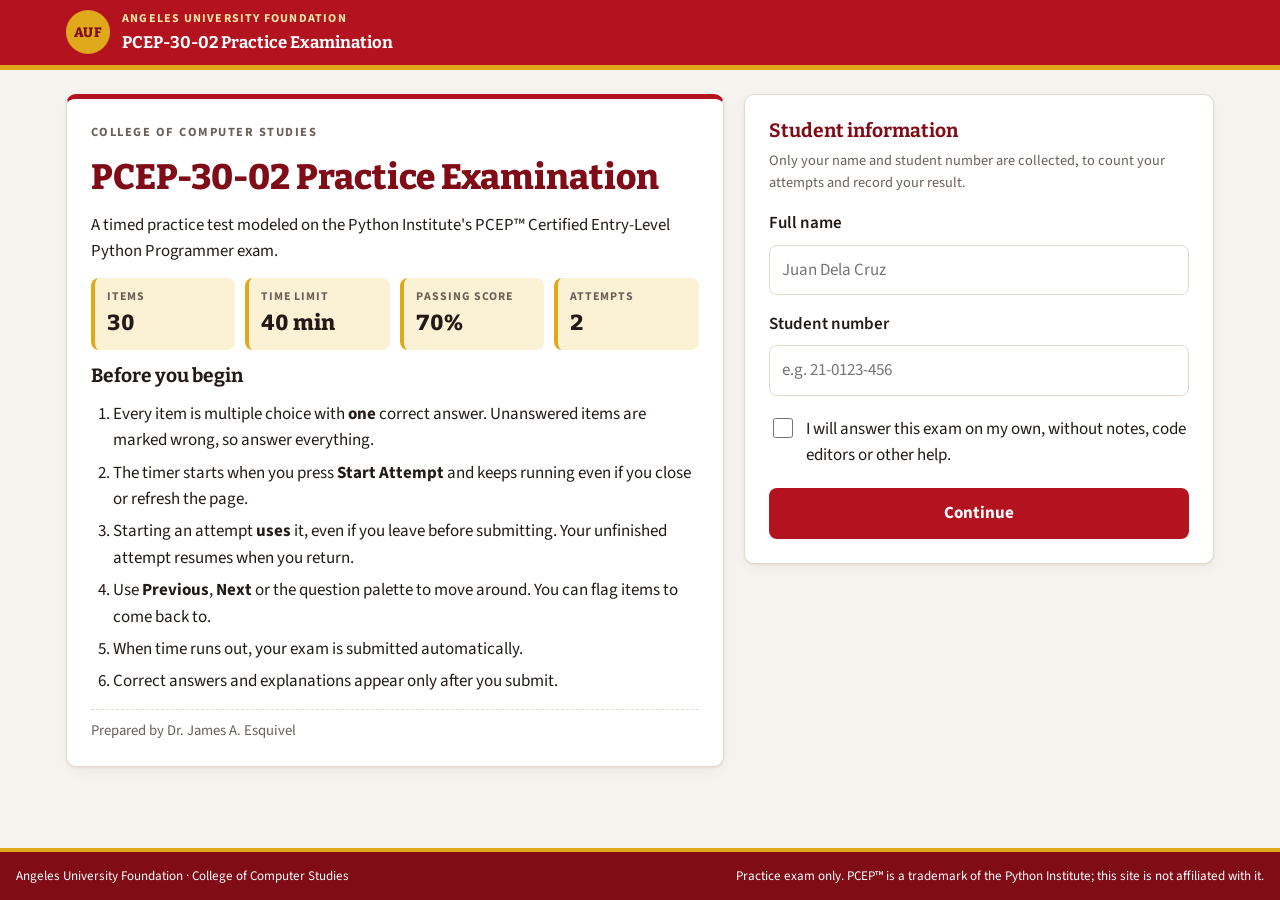
<file: index.html>
<!doctype html>
<html lang="en">
<head>
  <!-- Basic page settings: text encoding and mobile-friendly sizing -->
  <meta charset="utf-8">
  <meta name="viewport" content="width=device-width, initial-scale=1">
  <title>PCEP Practice Exam · AUF CCS</title>
  <meta name="description" content="PCEP-30-02 style practice examination for AUF College of Computer Studies students.">
  <!-- Tell search engines not to list this practice exam -->
  <meta name="robots" content="noindex">

  <!-- Fonts (same family as the PCEP study handout) -->
  <link rel="preconnect" href="https://fonts.googleapis.com">
  <link rel="preconnect" href="https://fonts.gstatic.com" crossorigin>
  <link rel="stylesheet" href="https://fonts.googleapis.com/css2?family=Bitter:wght@700;800&family=Source+Sans+3:wght@400;600;700&family=JetBrains+Mono:wght@400;600&display=swap">

  <!-- All visual styling lives in one stylesheet -->
  <link rel="stylesheet" href="style.css">
</head>
<body>

<!-- ================= HEADER BAR (always visible) ================= -->
<header class="topbar">
  <div class="topbar-inner">
    <div class="brand">
      <div class="brand-mark" aria-hidden="true">AUF</div>
      <div>
        <div class="brand-line" id="brandInstitution">Angeles University Foundation</div>
        <div class="brand-title" id="brandTitle">PCEP Practice Examination</div>
      </div>
    </div>
    <!-- Exam-only status: student, attempt and timer (hidden until exam starts) -->
    <div class="exam-status" id="examStatus" hidden>
      <div class="who"><span id="statusName"></span><small id="statusAttempt"></small></div>
      <div class="timer" id="timer" role="timer" aria-live="off" aria-label="Time remaining">
        <span class="timer-label">Time left</span>
        <span class="timer-value" id="timerValue">40:00</span>
      </div>
    </div>
  </div>
</header>

<main id="app">

  <!-- ================= SCREEN 1: WELCOME + STUDENT FORM ================= -->
  <section class="screen" id="screenWelcome">
    <div class="welcome-grid">
      <div class="card instructions">
        <p class="eyebrow" id="welcomeDept">College of Computer Studies</p>
        <h1 id="welcomeTitle">PCEP-30-02 Practice Examination</h1>
        <p class="lead">A timed practice test modeled on the Python Institute's PCEP™ Certified Entry-Level Python Programmer exam.</p>

        <!-- Key facts filled in from config.js -->
        <dl class="facts">
          <div><dt>Items</dt><dd id="factItems">30</dd></div>
          <div><dt>Time limit</dt><dd id="factTime">40 min</dd></div>
          <div><dt>Passing score</dt><dd id="factPass">70%</dd></div>
          <div><dt>Attempts</dt><dd id="factAttempts">2</dd></div>
        </dl>

        <h2>Before you begin</h2>
        <ol class="rules">
          <li>Every item is multiple choice with <b>one</b> correct answer. Unanswered items are marked wrong, so answer everything.</li>
          <li>The timer starts when you press <b>Start Attempt</b> and keeps running even if you close or refresh the page.</li>
          <li>Starting an attempt <b>uses</b> it, even if you leave before submitting. Your unfinished attempt resumes when you return.</li>
          <li>Use <b>Previous</b>, <b>Next</b> or the question palette to move around. You can flag items to come back to.</li>
          <li>When time runs out, your exam is submitted automatically.</li>
          <li>Correct answers and explanations appear only after you submit.</li>
        </ol>
        <p class="byline">Prepared by <span id="welcomeInstructor">Dr. James A. Esquivel</span></p>
      </div>

      <!-- Student information form -->
      <form class="card form-card" id="studentForm" novalidate>
        <h2>Student information</h2>
        <p class="muted small">Only your name and student number are collected, to count your attempts and record your result.</p>

        <label for="inName">Full name</label>
        <input id="inName" name="name" type="text" autocomplete="name" maxlength="80" required placeholder="Juan Dela Cruz">
        <p class="field-error" id="errName" hidden></p>

        <label for="inNumber">Student number</label>
        <input id="inNumber" name="number" type="text" autocomplete="off" maxlength="20" required inputmode="text">
        <p class="field-error" id="errNumber" hidden></p>

        <label class="check">
          <input type="checkbox" id="inAgree" required>
          <span>I will answer this exam on my own, without notes, code editors or other help.</span>
        </label>
        <p class="field-error" id="errAgree" hidden></p>

        <button class="btn btn-primary btn-block" type="submit" id="btnContinue">Continue</button>
        <p class="notice" id="storageNotice" hidden></p>
      </form>
    </div>
  </section>

  <!-- ================= SCREEN 2: ATTEMPT LOBBY ================= -->
  <section class="screen" id="screenLobby" hidden>
    <div class="card narrow">
      <p class="eyebrow">Attempt status</p>
      <h1 id="lobbyHeading">Welcome</h1>
      <p id="lobbyMessage" class="lead"></p>

      <!-- Previous results table (filled by exam.js) -->
      <div id="historyBox" hidden>
        <h2>Your completed attempts</h2>
        <div class="table-wrap">
          <table class="history">
            <thead><tr><th>Attempt</th><th>Score</th><th>Percent</th><th>Status</th><th>Completed</th></tr></thead>
            <tbody id="historyBody"></tbody>
          </table>
        </div>
      </div>

      <div class="actions">
        <button class="btn btn-ghost" type="button" id="btnLobbyBack">Back</button>
        <button class="btn btn-primary" type="button" id="btnStart">Start Attempt</button>
      </div>
    </div>
  </section>

  <!-- ================= SCREEN 3: THE EXAM ================= -->
  <section class="screen" id="screenExam" hidden>
    <div class="exam-layout">
      <!-- Left / main column: one question at a time -->
      <div class="exam-main">
        <div class="progress-row">
          <span id="progressText">Question 1 of 30</span>
          <span id="answeredText" class="muted">0 answered</span>
        </div>
        <div class="progress-bar" aria-hidden="true"><div id="progressFill"></div></div>

        <article class="card question-card" id="questionCard" tabindex="-1">
          <div class="q-head">
            <span class="q-number" id="qNumber">Question 1</span>
            <button type="button" class="flag-btn" id="btnFlag" aria-pressed="false">⚑ Flag for review</button>
          </div>
          <p class="q-prompt" id="qPrompt"></p>
          <pre class="q-code" id="qCode" hidden><code></code></pre>
          <fieldset class="options" id="qOptions">
            <legend class="sr-only">Answer choices</legend>
          </fieldset>
        </article>

        <div class="nav-row">
          <button class="btn btn-ghost" type="button" id="btnPrev">‹ Previous</button>
          <button class="btn btn-ghost palette-toggle" type="button" id="btnPalette" aria-controls="palettePanel" aria-expanded="false">Questions</button>
          <button class="btn btn-primary" type="button" id="btnNext">Next ›</button>
        </div>
      </div>

      <!-- Right column: question palette -->
      <aside class="card palette" id="palettePanel" aria-label="Question palette">
        <div class="palette-head">
          <h2>Question palette</h2>
          <button type="button" class="close-x" id="btnPaletteClose" aria-label="Close palette">×</button>
        </div>
        <div class="palette-grid" id="paletteGrid"></div>
        <ul class="legend">
          <li><span class="sw sw-answered"></span>Answered</li>
          <li><span class="sw sw-unanswered"></span>Not answered</li>
          <li><span class="sw sw-flagged"></span>Flagged</li>
          <li><span class="sw sw-current"></span>Current</li>
        </ul>
        <button class="btn btn-submit btn-block" type="button" id="btnSubmit">Submit Examination</button>
      </aside>
    </div>
  </section>

  <!-- ================= SCREEN 4: RESULTS ================= -->
  <section class="screen" id="screenResults" hidden>
    <div class="card narrow results-card">
      <p class="eyebrow">Examination result</p>
      <div class="verdict" id="verdict">
        <div class="verdict-badge" id="verdictBadge">PASSED</div>
        <div class="verdict-score"><span id="resPercent">0%</span><small>passing score <span id="resPassMark">70%</span></small></div>
      </div>
      <p class="muted" id="resAutoNote" hidden>Time ran out, so this attempt was submitted automatically.</p>

      <dl class="facts result-facts">
        <div><dt>Score</dt><dd id="resScore">0 / 30</dd></div>
        <div><dt>Correct</dt><dd id="resCorrect">0</dd></div>
        <div><dt>Incorrect</dt><dd id="resIncorrect">0</dd></div>
        <div><dt>Unanswered</dt><dd id="resUnanswered">0</dd></div>
        <div><dt>Time used</dt><dd id="resTime">0:00</dd></div>
        <div><dt>Attempt</dt><dd id="resAttempt">1 of 2</dd></div>
      </dl>

      <h2>By syllabus section</h2>
      <div class="sections" id="resSections"></div>

      <p class="muted small" id="resMeta"></p>
      <p class="notice" id="resSyncNote" hidden></p>

      <div class="actions wrap">
        <button class="btn btn-ghost" type="button" id="btnDownloadMine">Download my result (CSV)</button>
        <button class="btn btn-ghost" type="button" id="btnPrint">Print</button>
        <button class="btn btn-primary" type="button" id="btnNextAttempt" hidden>Start Attempt 2</button>
        <button class="btn btn-ghost" type="button" id="btnFinish">Finish</button>
      </div>
    </div>

    <!-- Answer review -->
    <div class="review" id="reviewBox">
      <div class="review-head">
        <h2>Answer review</h2>
        <div class="seg" role="group" aria-label="Filter review">
          <button type="button" class="seg-btn is-on" data-filter="all">All</button>
          <button type="button" class="seg-btn" data-filter="wrong">Incorrect &amp; unanswered</button>
        </div>
      </div>
      <div id="reviewList"></div>
    </div>
  </section>

</main>

<footer class="foot">
  <span>Angeles University Foundation · College of Computer Studies</span>
  <span>Practice exam only. PCEP™ is a trademark of the Python Institute; this site is not affiliated with it.</span>
</footer>

<!-- ================= POP-UP DIALOGS ================= -->
<!-- Confirm before starting -->
<dialog id="dlgStart" class="dialog">
  <h2>Start attempt <span id="dlgStartNo">1</span>?</h2>
  <p>The <span id="dlgStartMin">40</span>-minute timer starts immediately and this attempt is counted as used, even if you leave early.</p>
  <div class="actions">
    <button class="btn btn-ghost" value="cancel" type="button" id="dlgStartCancel">Not yet</button>
    <button class="btn btn-primary" type="button" id="dlgStartOk">Start now</button>
  </div>
</dialog>

<!-- Confirm before submitting -->
<dialog id="dlgSubmit" class="dialog">
  <h2>Submit your examination?</h2>
  <p id="dlgSubmitSummary"></p>
  <p class="warn" id="dlgSubmitWarn" hidden></p>
  <p class="muted small">After you submit you cannot change any answer.</p>
  <div class="actions">
    <button class="btn btn-ghost" type="button" id="dlgSubmitCancel">Keep working</button>
    <button class="btn btn-submit" type="button" id="dlgSubmitOk">Yes, submit</button>
  </div>
</dialog>

<!-- Shown when time runs out -->
<dialog id="dlgTimeUp" class="dialog">
  <h2>Time is up</h2>
  <p>Your examination has been submitted automatically with the answers you selected.</p>
  <div class="actions">
    <button class="btn btn-primary" type="button" id="dlgTimeUpOk">See my result</button>
  </div>
</dialog>

<!-- Settings, then storage, then question data, then the app itself -->
<script src="config.js"></script>
<script src="storage.js"></script>
<script src="questions.js"></script>
<script src="exam.js"></script>
</body>
</html>
</file>
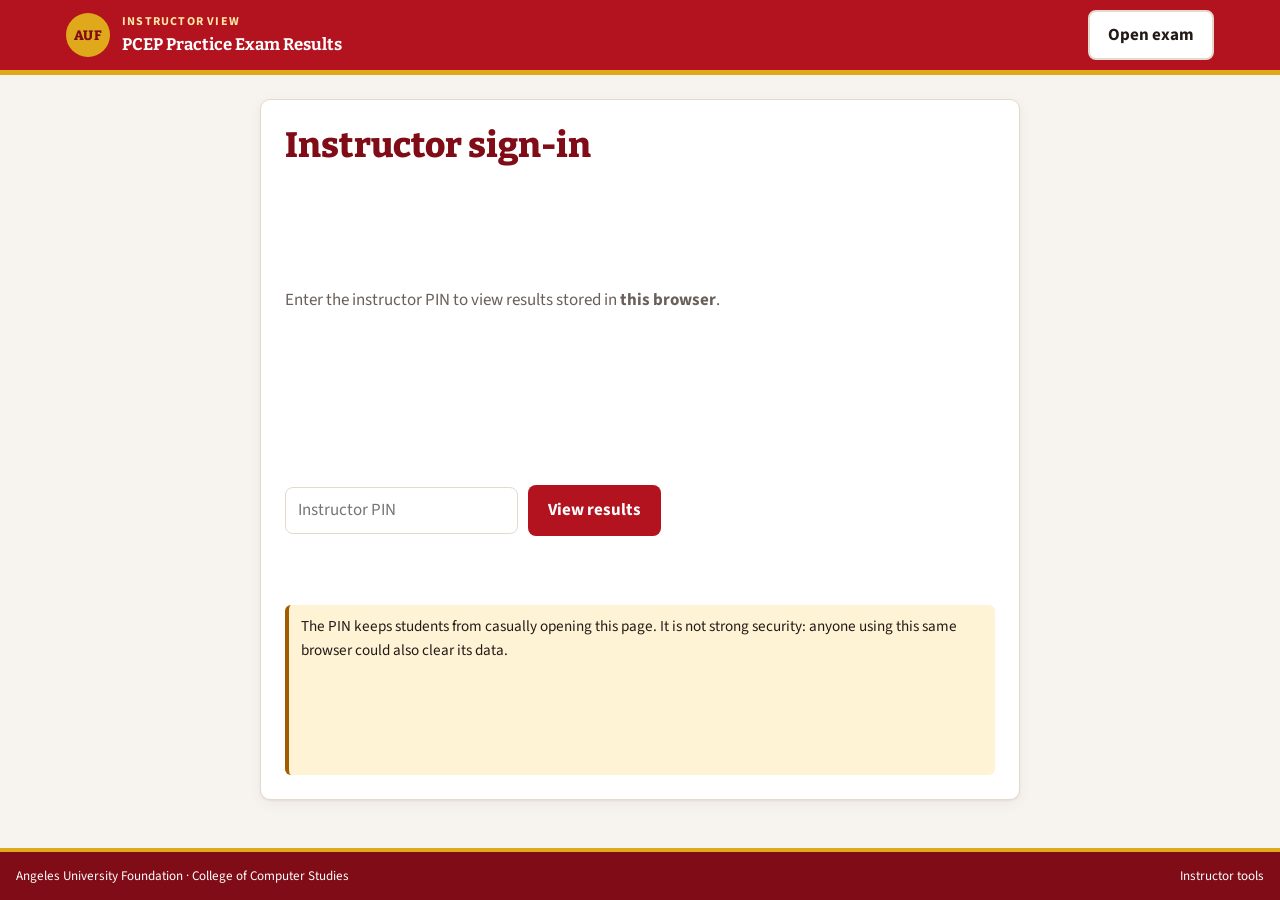
<file: instructor.html>
<!doctype html>
<html lang="en">
<head>
  <meta charset="utf-8">
  <meta name="viewport" content="width=device-width, initial-scale=1">
  <title>Instructor Results · PCEP Practice Exam</title>
  <meta name="robots" content="noindex">
  <link rel="preconnect" href="https://fonts.googleapis.com">
  <link rel="preconnect" href="https://fonts.gstatic.com" crossorigin>
  <link rel="stylesheet" href="https://fonts.googleapis.com/css2?family=Bitter:wght@700;800&family=Source+Sans+3:wght@400;600;700&family=JetBrains+Mono:wght@400;600&display=swap">
  <link rel="stylesheet" href="style.css">
</head>
<body>

<header class="topbar">
  <div class="topbar-inner">
    <div class="brand">
      <div class="brand-mark" aria-hidden="true">AUF</div>
      <div>
        <div class="brand-line">Instructor view</div>
        <div class="brand-title">PCEP Practice Exam Results</div>
      </div>
    </div>
    <a class="btn btn-ghost" href="index.html" style="text-decoration:none">Open exam</a>
  </div>
</header>

<main class="inst">

  <!-- ===== PIN gate ===== -->
  <section class="card narrow" id="gate">
    <h1>Instructor sign-in</h1>
    <p class="muted">Enter the instructor PIN to view results stored in <b>this browser</b>.</p>
    <form class="row" id="pinForm">
      <label class="sr-only" for="pin">PIN</label>
      <input type="password" id="pin" autocomplete="current-password" placeholder="Instructor PIN" required>
      <button class="btn btn-primary" type="submit">View results</button>
    </form>
    <p class="field-error" id="pinError" hidden></p>
    <p class="notice small">The PIN keeps students from casually opening this page. It is not strong security: anyone using this same browser could also clear its data.</p>
  </section>

  <!-- ===== Results (after PIN) ===== -->
  <section id="panel" class="inst" hidden>

    <div class="card" id="backendNote" hidden>
      <h2>Central results are in your Google Sheet</h2>
      <p class="muted">A backend URL is set in <code>config.js</code>, so every student's attempts and results are written to the Google Sheet behind it. This page shows only results saved in this browser plus any CSV files you import.</p>
    </div>

    <dl class="inst-stats">
      <div><dt>Results</dt><dd id="stRows">0</dd></div>
      <div><dt>Students</dt><dd id="stStudents">0</dd></div>
      <div><dt>Passed</dt><dd id="stPassed">0</dd></div>
      <div><dt>Average</dt><dd id="stAvg">0%</dd></div>
    </dl>

    <div class="card" style="display:grid;gap:12px">
      <div class="inst-bar">
        <h2>Completed attempts</h2>
        <div class="row">
          <label class="sr-only" for="search">Search</label>
          <input type="search" id="search" placeholder="Search name or number">
          <button class="btn btn-primary" type="button" id="btnExport">Export CSV</button>
        </div>
      </div>
      <div class="table-wrap">
        <table>
          <thead>
            <tr><th>Name</th><th>Student No.</th><th>Attempt</th><th>Score</th><th>%</th><th>Status</th><th>Auto</th><th>Time</th><th>Completed</th><th>Source</th></tr>
          </thead>
          <tbody id="rows"></tbody>
        </table>
      </div>
      <p class="muted small" id="emptyMsg">No results yet.</p>
    </div>

    <div class="card" style="display:grid;gap:10px">
      <h2>Collect results from students' devices</h2>
      <p>Without a backend, each result stays in the browser where the exam was taken. Ask students to press <b>Download my result (CSV)</b> after submitting and send you the file. Import all the files here to combine them into one list, then export.</p>
      <div class="row">
        <label class="btn btn-ghost" style="margin:0">
          Import CSV files
          <input type="file" id="importFiles" accept=".csv,text/csv" multiple hidden>
        </label>
        <button class="btn btn-ghost" type="button" id="btnClearImported">Remove imported results</button>
      </div>
      <p class="muted small" id="importMsg"></p>
    </div>

    <div class="card" style="display:grid;gap:10px">
      <h2>Attempts on this device</h2>
      <p class="muted">Useful on a shared lab computer. Resetting a student number removes its attempts <b>from this browser only</b>, which gives that student their attempts again here.</p>
      <div class="row">
        <label class="sr-only" for="resetNo">Student number</label>
        <input type="text" id="resetNo" placeholder="Student number">
        <button class="btn btn-danger" type="button" id="btnReset">Reset this student</button>
        <button class="btn btn-danger" type="button" id="btnClearAll">Clear ALL exam data on this device</button>
      </div>
      <p class="muted small" id="resetMsg"></p>
    </div>

    <div class="card" style="display:grid;gap:10px">
      <h2>Make a new PIN</h2>
      <p class="muted">Type a new PIN (10 or more characters is best). Copy the code it produces into <code>instructorPinHash</code> in <code>config.js</code>, then upload that file.</p>
      <div class="row">
        <input type="text" id="newPin" placeholder="New PIN" autocomplete="off">
        <button class="btn btn-ghost" type="button" id="btnHash">Make hash</button>
      </div>
      <div class="hash-out" id="hashOut" hidden></div>
    </div>
  </section>
</main>

<footer class="foot">
  <span>Angeles University Foundation · College of Computer Studies</span>
  <span>Instructor tools</span>
</footer>

<script src="config.js"></script>
<script src="storage.js"></script>
<script src="instructor.js"></script>
</body>
</html>
</file>
<file: style.css>
/* =====================================================================
   style.css  -  LOOK AND LAYOUT
   ---------------------------------------------------------------------
   AUF red/gold colour scheme, one shared stylesheet for the exam page
   and the instructor page. Colours are defined once as "tokens" below,
   so changing a brand colour means editing one line.
   ===================================================================== */

:root {
  /* ---- Brand colours ---- */
  --red: #b3121f;          /* AUF red */
  --red-deep: #7f0c16;     /* darker red for hover and headings */
  --gold: #e0a91b;         /* AUF gold */
  --gold-soft: #fbf1d4;    /* pale gold for highlights */

  /* ---- Neutral colours ---- */
  --bg: #f7f4ef;           /* page background */
  --paper: #ffffff;        /* cards */
  --fg: #231a17;           /* main text */
  --muted: #6b5f59;        /* secondary text */
  --line: #e4d9cd;         /* borders */
  --code-bg: #1f1a1a;      /* code block background */
  --code-fg: #f5ece4;      /* code block text */

  /* ---- Status colours ---- */
  --ok: #1f7a3a;           /* answered / correct / passed */
  --ok-soft: #e6f4ea;
  --bad: #b3261e;          /* incorrect / failed */
  --bad-soft: #fbe9e7;
  --warn: #a15c00;         /* flagged / time warning */
  --warn-soft: #fff3d6;

  /* ---- Fonts ---- */
  --f-display: "Bitter", Georgia, "Times New Roman", serif;
  --f-body: "Source Sans 3", "Segoe UI", Arial, sans-serif;
  --f-mono: "JetBrains Mono", Consolas, "Courier New", monospace;

  --radius: 10px;
  --shadow: 0 1px 2px rgba(60, 20, 10, .06), 0 4px 14px rgba(60, 20, 10, .06);
  color-scheme: light;
}

/* ---- Dark mode (follows the device setting) ---- */
@media (prefers-color-scheme: dark) {
  :root:not([data-theme="light"]) {
    --red: #e0434d; --red-deep: #ff7a82; --gold: #f2bd3c; --gold-soft: #3a2e12;
    --bg: #161212; --paper: #201b1a; --fg: #f1e9e3; --muted: #b6a89f; --line: #3a302d;
    --code-bg: #0f0c0c; --ok: #6fcf8a; --ok-soft: #16281b; --bad: #ff8a80; --bad-soft: #2e1716;
    --warn: #f2bd3c; --warn-soft: #2e2512;
    color-scheme: dark;
  }
}
:root[data-theme="dark"] {
  --red: #e0434d; --red-deep: #ff7a82; --gold: #f2bd3c; --gold-soft: #3a2e12;
  --bg: #161212; --paper: #201b1a; --fg: #f1e9e3; --muted: #b6a89f; --line: #3a302d;
  --code-bg: #0f0c0c; --ok: #6fcf8a; --ok-soft: #16281b; --bad: #ff8a80; --bad-soft: #2e1716;
  --warn: #f2bd3c; --warn-soft: #2e2512;
  color-scheme: dark;
}

/* ===================== BASICS ===================== */
* { box-sizing: border-box; }
html { -webkit-text-size-adjust: 100%; }
body {
  margin: 0;
  background: var(--bg);
  color: var(--fg);
  font-family: var(--f-body);
  font-size: 17px;
  line-height: 1.55;
  min-height: 100vh;
  display: flex;
  flex-direction: column;
}
main { flex: 1; width: 100%; max-width: 1180px; margin: 0 auto; padding: 24px 16px 48px; }
h1, h2 { font-family: var(--f-display); line-height: 1.2; margin: 0; text-wrap: balance; }
h1 { font-size: clamp(1.6rem, 4vw, 2.2rem); font-weight: 800; color: var(--red-deep); }
h2 { font-size: 1.2rem; font-weight: 700; }
p { margin: 0; }
[hidden] { display: none !important; }
.muted { color: var(--muted); }
.small { font-size: .9rem; }
.eyebrow { font-size: .78rem; font-weight: 700; letter-spacing: .12em; text-transform: uppercase; color: var(--muted); }
.lead { font-size: 1.05rem; }
.sr-only { position: absolute; width: 1px; height: 1px; overflow: hidden; clip: rect(0 0 0 0); white-space: nowrap; }
:focus-visible { outline: 3px solid var(--gold); outline-offset: 2px; }

.card {
  background: var(--paper);
  border: 1px solid var(--line);
  border-radius: var(--radius);
  box-shadow: var(--shadow);
  padding: 24px;
}
.narrow { max-width: 760px; margin: 0 auto; display: grid; gap: 18px; }

/* ===================== HEADER ===================== */
.topbar { background: var(--red); color: #fff; border-bottom: 5px solid var(--gold); position: sticky; top: 0; z-index: 30; }
.topbar-inner { max-width: 1180px; margin: 0 auto; padding: 10px 16px; display: flex; align-items: center; justify-content: space-between; gap: 12px; }
.brand { display: flex; align-items: center; gap: 12px; min-width: 0; }
.brand-mark {
  flex: none; width: 44px; height: 44px; border-radius: 50%;
  background: var(--gold); color: #7f0c16; display: grid; place-items: center;
  font-family: var(--f-display); font-weight: 800; font-size: .85rem; letter-spacing: .04em;
}
.brand-line { font-size: .75rem; letter-spacing: .1em; text-transform: uppercase; color: #ffe7a6; font-weight: 700; }
.brand-title { font-family: var(--f-display); font-weight: 700; font-size: 1.05rem; white-space: nowrap; overflow: hidden; text-overflow: ellipsis; }
.exam-status { display: flex; align-items: center; gap: 16px; }
.who { display: grid; text-align: right; font-weight: 600; line-height: 1.2; }
.who small { color: #ffe7a6; font-weight: 400; }

/* Timer: white box, turns amber then red near the end */
.timer {
  background: #fff; color: var(--fg); border-radius: 8px; padding: 4px 12px;
  display: grid; text-align: center; min-width: 96px; border: 2px solid var(--gold);
}
.timer-label { font-size: .66rem; text-transform: uppercase; letter-spacing: .1em; color: #6b5f59; font-weight: 700; }
.timer-value { font-family: var(--f-mono); font-size: 1.3rem; font-weight: 600; font-variant-numeric: tabular-nums; color: #231a17; }
.timer.is-warn { background: #fff3d6; border-color: #a15c00; }
.timer.is-warn .timer-value { color: #a15c00; }
.timer.is-danger { background: #b3261e; border-color: #fff; animation: pulse 1s ease-in-out infinite; }
.timer.is-danger .timer-value, .timer.is-danger .timer-label { color: #fff; }
@keyframes pulse { 50% { opacity: .78; } }
@media (prefers-reduced-motion: reduce) { .timer.is-danger { animation: none; } }

/* ===================== WELCOME ===================== */
.welcome-grid { display: grid; grid-template-columns: 1.4fr 1fr; gap: 20px; align-items: start; }
.instructions { display: grid; gap: 14px; border-top: 5px solid var(--red); }
.rules { margin: 0; padding-left: 1.3em; display: grid; gap: 6px; }
.byline { color: var(--muted); font-size: .92rem; border-top: 1px dashed var(--line); padding-top: 10px; }

/* Key facts strip */
.facts { display: grid; grid-template-columns: repeat(4, 1fr); gap: 10px; margin: 0; }
.facts div { background: var(--gold-soft); border-radius: 8px; padding: 10px 12px; border-left: 4px solid var(--gold); }
.facts dt { font-size: .74rem; text-transform: uppercase; letter-spacing: .08em; color: var(--muted); font-weight: 700; }
.facts dd { margin: 0; font-family: var(--f-display); font-size: 1.35rem; font-weight: 800; font-variant-numeric: tabular-nums; }

/* Form */
.form-card { display: grid; gap: 8px; position: sticky; top: 90px; }
.form-card h2 { color: var(--red-deep); }
label { font-weight: 600; margin-top: 8px; }
input[type="text"] {
  font: inherit; width: 100%; padding: 11px 12px; border-radius: 8px;
  border: 1.5px solid var(--line); background: var(--paper); color: var(--fg);
}
input[type="text"]:focus { border-color: var(--red); outline: none; box-shadow: 0 0 0 3px rgba(224, 169, 27, .35); }
label.check { display: flex; gap: 10px; align-items: flex-start; font-weight: 400; margin-top: 12px; }
label.check input { width: 20px; height: 20px; margin-top: 2px; accent-color: var(--red); flex: none; }
.field-error { color: var(--bad); font-size: .9rem; }
.notice { background: var(--warn-soft); border-left: 4px solid var(--warn); padding: 10px 12px; border-radius: 6px; font-size: .95rem; }

/* ===================== BUTTONS ===================== */
.btn {
  font: inherit; font-weight: 700; border-radius: 8px; padding: 10px 18px; cursor: pointer;
  border: 2px solid transparent; min-height: 44px; transition: background .15s, border-color .15s;
}
.btn:disabled { opacity: .45; cursor: not-allowed; }
.btn-primary { background: var(--red); color: #fff; }
.btn-primary:hover:not(:disabled) { background: #8f0e19; }
.btn-ghost { background: var(--paper); color: var(--fg); border-color: var(--line); }
.btn-ghost:hover:not(:disabled) { border-color: var(--red); }
.btn-submit { background: var(--gold); color: #3a1a00; }
.btn-submit:hover:not(:disabled) { background: #c99315; }
.btn-block { width: 100%; margin-top: 12px; }
.actions { display: flex; gap: 10px; justify-content: flex-end; flex-wrap: wrap; }

/* ===================== LOBBY ===================== */
.table-wrap { overflow-x: auto; border: 1px solid var(--line); border-radius: 8px; margin-top: 8px; }
table { border-collapse: collapse; width: 100%; font-size: .95rem; }
th, td { padding: 9px 12px; text-align: left; border-bottom: 1px solid var(--line); white-space: nowrap; }
th { background: var(--red-deep); color: #fff; font-size: .78rem; letter-spacing: .06em; text-transform: uppercase; }
:root[data-theme="dark"] th { color: #1a0d0d; }
@media (prefers-color-scheme: dark) { :root:not([data-theme="light"]) th { color: #1a0d0d; } }
tr:last-child td { border-bottom: 0; }
td.pass { color: var(--ok); font-weight: 700; }
td.fail { color: var(--bad); font-weight: 700; }

/* ===================== EXAM ===================== */
.exam-layout { display: grid; grid-template-columns: minmax(0, 1fr) 300px; gap: 20px; align-items: start; }
.exam-main { display: grid; gap: 12px; }
.progress-row { display: flex; justify-content: space-between; font-weight: 600; font-size: .95rem; }
.progress-bar { height: 8px; background: var(--line); border-radius: 99px; overflow: hidden; }
.progress-bar div { height: 100%; background: linear-gradient(90deg, var(--red), var(--gold)); width: 0; transition: width .25s; }

.question-card { display: grid; gap: 16px; border-top: 5px solid var(--red); outline: none; scroll-margin-top: 90px; }
.q-head { display: flex; justify-content: space-between; align-items: center; gap: 10px; flex-wrap: wrap; }
.q-number { font-family: var(--f-display); font-weight: 800; color: var(--red-deep); font-size: 1.15rem; }
.q-prompt { font-size: 1.1rem; font-weight: 600; }
.q-code {
  margin: 0; background: var(--code-bg); color: var(--code-fg); font-family: var(--f-mono);
  font-size: .92rem; line-height: 1.6; padding: 14px 16px; border-radius: 8px;
  overflow-x: auto; border-left: 4px solid var(--gold); white-space: pre; tab-size: 4;
}
.flag-btn {
  font: inherit; font-size: .9rem; font-weight: 600; background: transparent; color: var(--muted);
  border: 1.5px dashed var(--line); border-radius: 99px; padding: 5px 12px; cursor: pointer; min-height: 36px;
}
.flag-btn.is-on { color: var(--warn); border: 1.5px solid var(--warn); background: var(--warn-soft); }

/* Answer choices */
.options { border: 0; padding: 0; margin: 0; display: grid; gap: 10px; }
.opt {
  display: flex; align-items: flex-start; gap: 12px; margin: 0; font-weight: 400;
  border: 1.5px solid var(--line); border-radius: 8px; padding: 12px 14px; cursor: pointer;
  background: var(--paper); transition: border-color .12s, background .12s;
}
.opt:hover { border-color: var(--gold); }
.opt.is-selected { border-color: var(--red); background: var(--gold-soft); box-shadow: inset 4px 0 0 var(--red); }
.opt input { position: absolute; opacity: 0; pointer-events: none; }
.opt:has(input:focus-visible) { outline: 3px solid var(--gold); outline-offset: 2px; }
.opt-letter {
  flex: none; width: 30px; height: 30px; border-radius: 50%; display: grid; place-items: center;
  font-weight: 700; border: 1.5px solid var(--line); background: var(--bg); font-size: .9rem;
}
.opt.is-selected .opt-letter { background: var(--red); border-color: var(--red); color: #fff; }
.opt-text { padding-top: 3px; min-width: 0; }
.opt-text.mono { margin: 0; font-family: var(--f-mono); font-size: .92rem; white-space: pre-wrap; }
.clear-link { justify-self: start; background: none; border: 0; padding: 4px 0; color: var(--muted); text-decoration: underline; cursor: pointer; font: inherit; font-size: .9rem; }

.nav-row { display: flex; justify-content: space-between; gap: 10px; }
.palette-toggle { display: none; }

/* Palette */
.palette { position: sticky; top: 90px; display: grid; gap: 14px; padding: 18px; }
.palette-head { display: flex; justify-content: space-between; align-items: center; }
.close-x { display: none; background: none; border: 0; font-size: 1.8rem; line-height: 1; cursor: pointer; color: var(--fg); padding: 0 6px; }
.palette-grid { display: grid; grid-template-columns: repeat(6, 1fr); gap: 6px; }
.pal {
  font: inherit; font-weight: 700; font-size: .9rem; aspect-ratio: 1; min-height: 38px;
  border-radius: 6px; border: 1.5px solid var(--line); background: var(--paper); color: var(--fg);
  cursor: pointer; position: relative; font-variant-numeric: tabular-nums;
}
.pal.is-answered { background: var(--ok); border-color: var(--ok); color: #fff; }
.pal.is-flagged::after {
  content: ""; position: absolute; top: -4px; right: -4px; width: 11px; height: 11px;
  border-radius: 50%; background: var(--warn); border: 2px solid var(--paper);
}
.pal.is-current { outline: 3px solid var(--red); outline-offset: 1px; }
.legend { list-style: none; margin: 0; padding: 0; display: grid; grid-template-columns: 1fr 1fr; gap: 6px; font-size: .85rem; color: var(--muted); }
.legend li { display: flex; align-items: center; gap: 6px; }
.sw { width: 14px; height: 14px; border-radius: 3px; border: 1.5px solid var(--line); display: inline-block; flex: none; }
.sw-answered { background: var(--ok); border-color: var(--ok); }
.sw-flagged { background: var(--warn); border-color: var(--warn); border-radius: 50%; }
.sw-current { outline: 2px solid var(--red); outline-offset: 1px; }

/* ===================== RESULTS ===================== */
.verdict { display: flex; align-items: center; gap: 18px; flex-wrap: wrap; padding: 18px; border-radius: var(--radius); }
.verdict.is-pass { background: var(--ok-soft); border: 2px solid var(--ok); }
.verdict.is-fail { background: var(--bad-soft); border: 2px solid var(--bad); }
.verdict-badge { font-family: var(--f-display); font-weight: 800; font-size: 1.4rem; letter-spacing: .04em; padding: 6px 14px; border-radius: 8px; color: #fff; }
.is-pass .verdict-badge { background: var(--ok); }
.is-fail .verdict-badge { background: var(--bad); }
.verdict-score { display: grid; }
.verdict-score > span { font-family: var(--f-display); font-size: 2.6rem; font-weight: 800; line-height: 1; font-variant-numeric: tabular-nums; }
.verdict-score small { color: var(--muted); }
.result-facts { grid-template-columns: repeat(3, 1fr); }

.sections { display: grid; gap: 10px; }
.sec-row { display: grid; grid-template-columns: minmax(0, 1fr) 140px 46px; gap: 12px; align-items: center; }
.sec-label { display: grid; line-height: 1.3; }
.sec-label span { font-size: .88rem; color: var(--muted); }
.sec-bar { height: 10px; background: var(--line); border-radius: 99px; overflow: hidden; }
.sec-bar div { height: 100%; background: var(--ok); }
.sec-bar div.low { background: var(--gold); }
.sec-num { font-weight: 700; text-align: right; font-variant-numeric: tabular-nums; }

/* Review list */
.review { max-width: 760px; margin: 28px auto 0; display: grid; gap: 14px; }
.review-head { display: flex; justify-content: space-between; align-items: center; gap: 10px; flex-wrap: wrap; }
.seg { display: inline-flex; border: 1.5px solid var(--line); border-radius: 8px; overflow: hidden; }
.seg-btn { font: inherit; font-size: .9rem; font-weight: 600; background: var(--paper); color: var(--fg); border: 0; padding: 7px 12px; cursor: pointer; min-height: 38px; }
.seg-btn.is-on { background: var(--red); color: #fff; }
.rv { background: var(--paper); border: 1px solid var(--line); border-left: 5px solid var(--line); border-radius: var(--radius); padding: 16px 18px; display: grid; gap: 10px; }
.rv-right { border-left-color: var(--ok); }
.rv-wrong { border-left-color: var(--bad); }
.rv-skip { border-left-color: var(--warn); }
.rv-head { display: flex; gap: 10px; align-items: center; flex-wrap: wrap; }
.rv-tag { font-size: .78rem; font-weight: 700; text-transform: uppercase; letter-spacing: .06em; padding: 2px 8px; border-radius: 99px; }
.rv-right .rv-tag { background: var(--ok-soft); color: var(--ok); }
.rv-wrong .rv-tag { background: var(--bad-soft); color: var(--bad); }
.rv-skip .rv-tag { background: var(--warn-soft); color: var(--warn); }
.rv-topic { font-size: .82rem; color: var(--muted); margin-left: auto; }
.rv-opts { list-style: none; margin: 0; padding: 0; display: grid; gap: 6px; }
.rv-opts li { display: flex; gap: 10px; align-items: flex-start; padding: 8px 10px; border-radius: 6px; border: 1px solid var(--line); }
.rv-opts li.is-key { background: var(--ok-soft); border-color: var(--ok); }
.rv-opts li.is-mine-wrong { background: var(--bad-soft); border-color: var(--bad); }
.rv-mark { margin-left: auto; font-size: .8rem; font-weight: 700; color: var(--muted); white-space: nowrap; padding-top: 4px; }
.rv-summary { font-weight: 600; }
.box-explain { background: var(--gold-soft); border-left: 4px solid var(--gold); border-radius: 6px; padding: 10px 12px; display: grid; gap: 4px; }
.box-explain .lbl { font-size: .72rem; font-weight: 700; letter-spacing: .12em; text-transform: uppercase; color: var(--muted); }

/* ===================== DIALOGS ===================== */
.dialog {
  border: 0; border-top: 6px solid var(--red); border-radius: var(--radius); padding: 22px;
  max-width: min(460px, calc(100vw - 32px)); background: var(--paper); color: var(--fg);
  box-shadow: 0 20px 60px rgba(0, 0, 0, .3);
}
.dialog::backdrop { background: rgba(30, 10, 10, .55); }
.dialog h2 { margin-bottom: 10px; color: var(--red-deep); }
.dialog p { margin-bottom: 10px; }
.dialog .actions { margin-top: 16px; }
.warn { background: var(--warn-soft); border-left: 4px solid var(--warn); padding: 8px 10px; border-radius: 6px; }

/* ===================== FOOTER ===================== */
.foot {
  background: var(--red-deep); color: #fff; border-top: 4px solid var(--gold);
  padding: 14px 16px; font-size: .82rem; display: flex; flex-wrap: wrap; gap: 4px 20px; justify-content: space-between;
}
:root[data-theme="dark"] .foot { background: #3a0b10; }
@media (prefers-color-scheme: dark) { :root:not([data-theme="light"]) .foot { background: #3a0b10; } }

/* ===================== INSTRUCTOR PAGE ===================== */
.inst { display: grid; gap: 18px; }
.inst-bar { display: flex; flex-wrap: wrap; gap: 10px; align-items: center; justify-content: space-between; }
.inst-stats { display: grid; grid-template-columns: repeat(4, 1fr); gap: 10px; margin: 0; }
.inst-stats div { background: var(--gold-soft); border-left: 4px solid var(--gold); border-radius: 8px; padding: 10px 12px; }
.inst-stats dt { font-size: .74rem; text-transform: uppercase; letter-spacing: .08em; color: var(--muted); font-weight: 700; }
.inst-stats dd { margin: 0; font-family: var(--f-display); font-size: 1.4rem; font-weight: 800; }
.inst input[type="search"], .inst input[type="password"], .inst input[type="text"] {
  font: inherit; padding: 9px 12px; border-radius: 8px; border: 1.5px solid var(--line); background: var(--paper); color: var(--fg); min-width: 0;
}
.inst .row { display: flex; gap: 10px; flex-wrap: wrap; align-items: center; }
.hash-out { font-family: var(--f-mono); font-size: .85rem; word-break: break-all; background: var(--bg); padding: 8px 10px; border-radius: 6px; }
.btn-danger { background: var(--paper); color: var(--bad); border-color: var(--bad); }
td .btn-link { background: none; border: 0; color: var(--bad); text-decoration: underline; cursor: pointer; font: inherit; font-size: .9rem; padding: 0; }

/* ===================== SMALL SCREENS ===================== */
@media (max-width: 900px) {
  .welcome-grid { grid-template-columns: 1fr; }
  .form-card { position: static; }
  .exam-layout { grid-template-columns: 1fr; }
  .palette-toggle { display: inline-block; }
  /* The palette becomes a slide-in panel from the right */
  .palette {
    position: fixed; top: 0; right: 0; bottom: 0; width: min(340px, 88vw); z-index: 50;
    border-radius: 0; overflow-y: auto; transform: translateX(105%); transition: transform .22s ease;
    align-content: start;
  }
  .palette-open .palette { transform: none; box-shadow: -10px 0 40px rgba(0, 0, 0, .3); }
  .palette-open::after { content: ""; position: fixed; inset: 0; background: rgba(30, 10, 10, .45); z-index: 40; }
  .close-x { display: block; }
  .facts, .inst-stats { grid-template-columns: repeat(2, 1fr); }
  .result-facts { grid-template-columns: repeat(2, 1fr); }
}
@media (max-width: 560px) {
  body { font-size: 16px; }
  main { padding-top: 16px; }
  .card { padding: 18px 16px; }
  .brand-title { font-size: .95rem; }
  .brand-line { display: none; }
  .brand-mark { width: 36px; height: 36px; font-size: .72rem; }
  /* During the exam, hide the brand so the timer always fits */
  body[data-screen="screenExam"] .brand > div:last-child { display: none; }
  .who { font-size: .9rem; }
  .timer { min-width: 84px; padding: 3px 8px; }
  .timer-value { font-size: 1.15rem; }
  .nav-row .btn { padding: 10px 12px; }
  .sec-row { grid-template-columns: minmax(0, 1fr) 46px; }
  .sec-bar { grid-column: 1 / -1; grid-row: 2; }
  .rv-topic { margin-left: 0; width: 100%; }
  .rv-opts li { flex-wrap: wrap; }
  .rv-mark { margin-left: 40px; padding-top: 0; }
  .q-code { font-size: .84rem; }
}

/* ===================== PRINTING ===================== */
@media print {
  :root { --bg: #fff; --paper: #fff; }
  .topbar { position: static; }
  .topbar, .foot, .verdict-badge, .q-code, th { -webkit-print-color-adjust: exact; print-color-adjust: exact; }
  .actions, .seg, .palette, .nav-row, .exam-status, .dialog { display: none !important; }
  .card, .rv { box-shadow: none; break-inside: avoid; }
  .q-code { white-space: pre-wrap; }
  main { padding: 0; }
}
</file>
